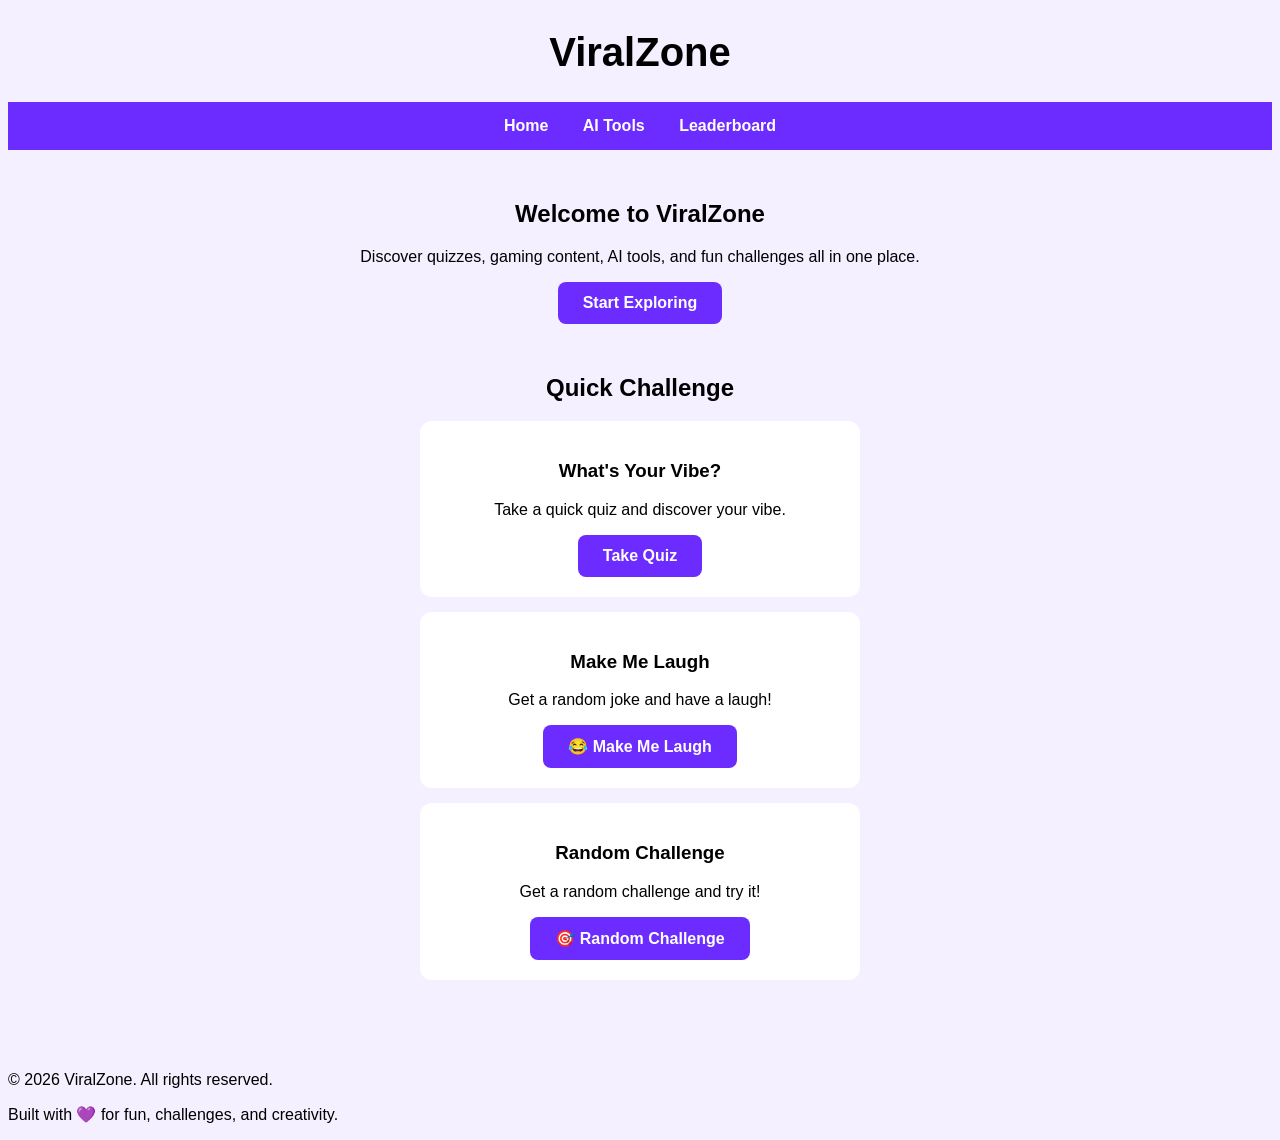
<file: index.html>
<!DOCTYPE html>
<html lang="en">
<head>
    <meta charset="UTF-8">
    <meta name="viewport" content="width=device-width, initial-scale=1.0">
    <title>CrackZone - fun challenges & quizzes</title>
    <meta name="description" content="CrackZone is a fun place for challenging questions, quizzzes, puzzles, and brain-testing games.">
    <link rel="stylesheet" href="style.css">
</head>
<body>
    <h1>ViralZone</h1>

<nav>
<a href="#" onclick="showSection('home'); return false;">Home</a>
<a href="#" onclick="showSection('ai-tools'); return false;">AI Tools</a>
<a href="#" onclick="showSection('leaderboard'); return false;">Leaderboard</a>
</nav>

<main>

<!-- HOME -->
<div id="home">

<h2>Welcome to ViralZone</h2>

<p>
Discover quizzes, gaming content, AI tools, and fun challenges all in one place.
</p>

<button>Start Exploring</button>

<section>

<h2>Quick Challenge</h2>

<div>
<h3>What's Your Vibe?</h3>

<p>Take a quick quiz and discover your vibe.</p>

<button id="takeQuiz">Take Quiz</button>

<div id="quiz" style="display: none;">
<h2>Project Corridor Quiz</h2>
<p id="question"></p>
<div id="answers"></div>
<p id="score"></p>
<button id="nextQuestion">Next</button>
</div>
</div>

<!-- MAKE ME LAUGH -->
<div>
<h3>Make Me Laugh</h3>
<p>Get a random joke and have a laugh!</p>
<button onclick="makeMeLaugh()">😂 Make Me Laugh</button>
</div>

<!-- RANDOM CHALLENGE -->
<div>
<h3>Random Challenge</h3>
<p>Get a random challenge and try it!</p>
<button onclick="randomChallenge()">🎯 Random Challenge</button>
</div>

</section>

</div>

<!-- AI TOOLS -->
<div id="ai-tools" style="display:none;">

<h2>AI Tools</h2>

<p>Ask me anything about quizzes, games, or AI tools.</p>

<div id="chatBox"
style="height:200px; overflow-y:auto; border:1px solid #ccc; padding:10px; margin-bottom:10px;">
</div>

<input
type="text"
id="chatInput"
placeholder="Type your question..."
>

<button id="sendChat">Send</button>

</div>

<!-- LEADERBOARD -->
<div id="leaderboard" style="display:none;">

<h2>🏆 Leaderboard</h2>

<p>See the top players and quiz champions.</p>

<div class="leaderboard-card">

<h3>🏆 Top Players</h3>

<p>🥇 Player 1 — 100 points</p>
<p>🥈 Player 2 — 80 points</p>
<p>🥉 Player 3 — 60 points</p>

</div>

</div>

</main>

<script src="script.js"></script>
<footer>
<p>© 2026 ViralZone. All rights reserved.</p>
<p>Built with 💜 for fun, challenges, and creativity.</p>
</footer>
</body>
</html>
</file>
<file: style.css>
body {
    background: #f4f0ff;
    color: 24113d;
    font-family: Arial, Helvetica, sans-serif;
}
nav {
    background-color: #6c2cff;
    padding: 15px;
    text-align: center;
}
nav a {
    color: white;
    text-decoration: none;
    margin: 0 15px;
    font-weight: bold;
}
h1 {
    text-align: center;
    font-size: 40px;
    margin-top: 30px;
}
main {
    text-align: center;
    padding: 30px;
}
main button {
    padding: 12px 25px;
    font-size: 16px;
    cursor: pointer;
}
section {
    padding: 30px;
    text-align: center;
}
section div {
    background-color: white;
    padding: 20px;
    margin: 15px auto;
    max-width: 400px;
    border-radius: 12px;
}
secton button {
    padding: 10px 20px;
    cursor: pointer;
}
button {
    background-color: #6c2cff;
    color: white;
    border: none;
    border-radius: 8px;
    padding: 12px 22px;
    font-size: 16px;
    font-weight: bold;
    cursor: pointer;
}
button:hover {
    background-color: #8a5cff;
}
</file>
